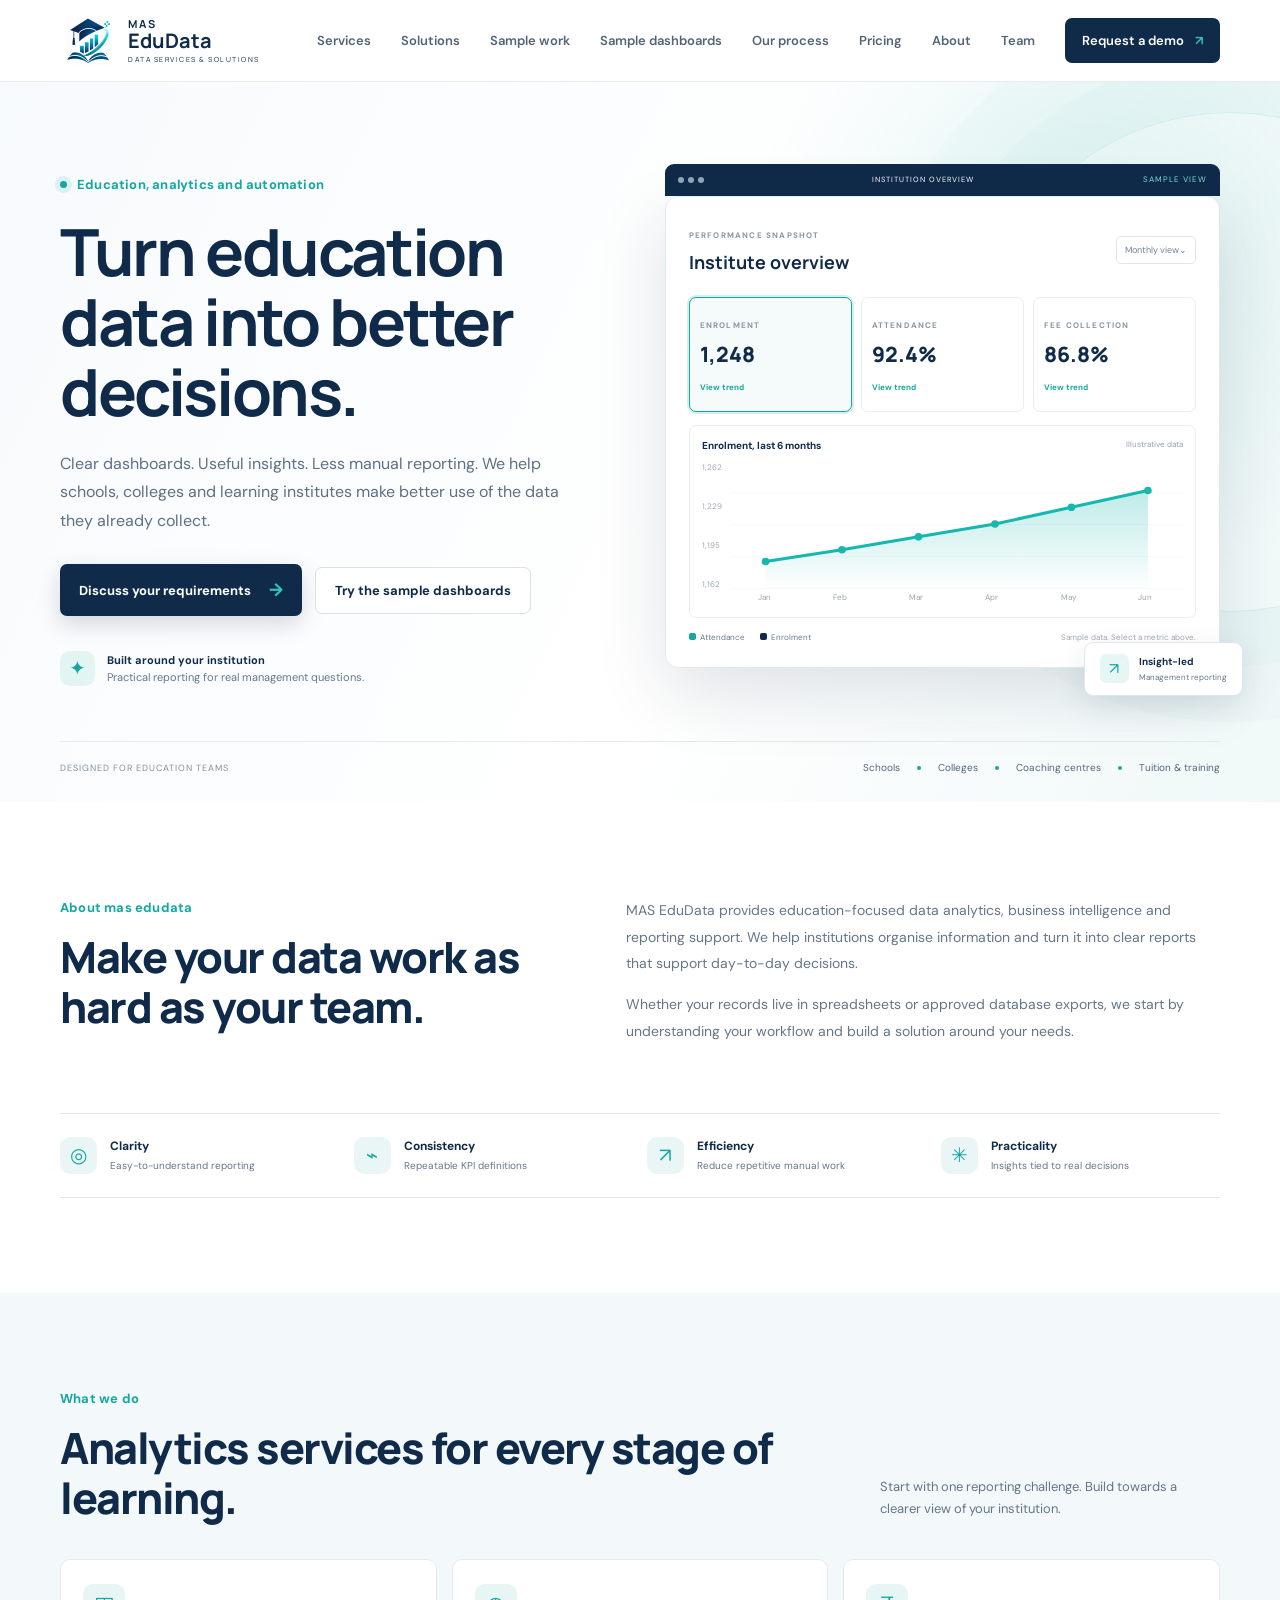
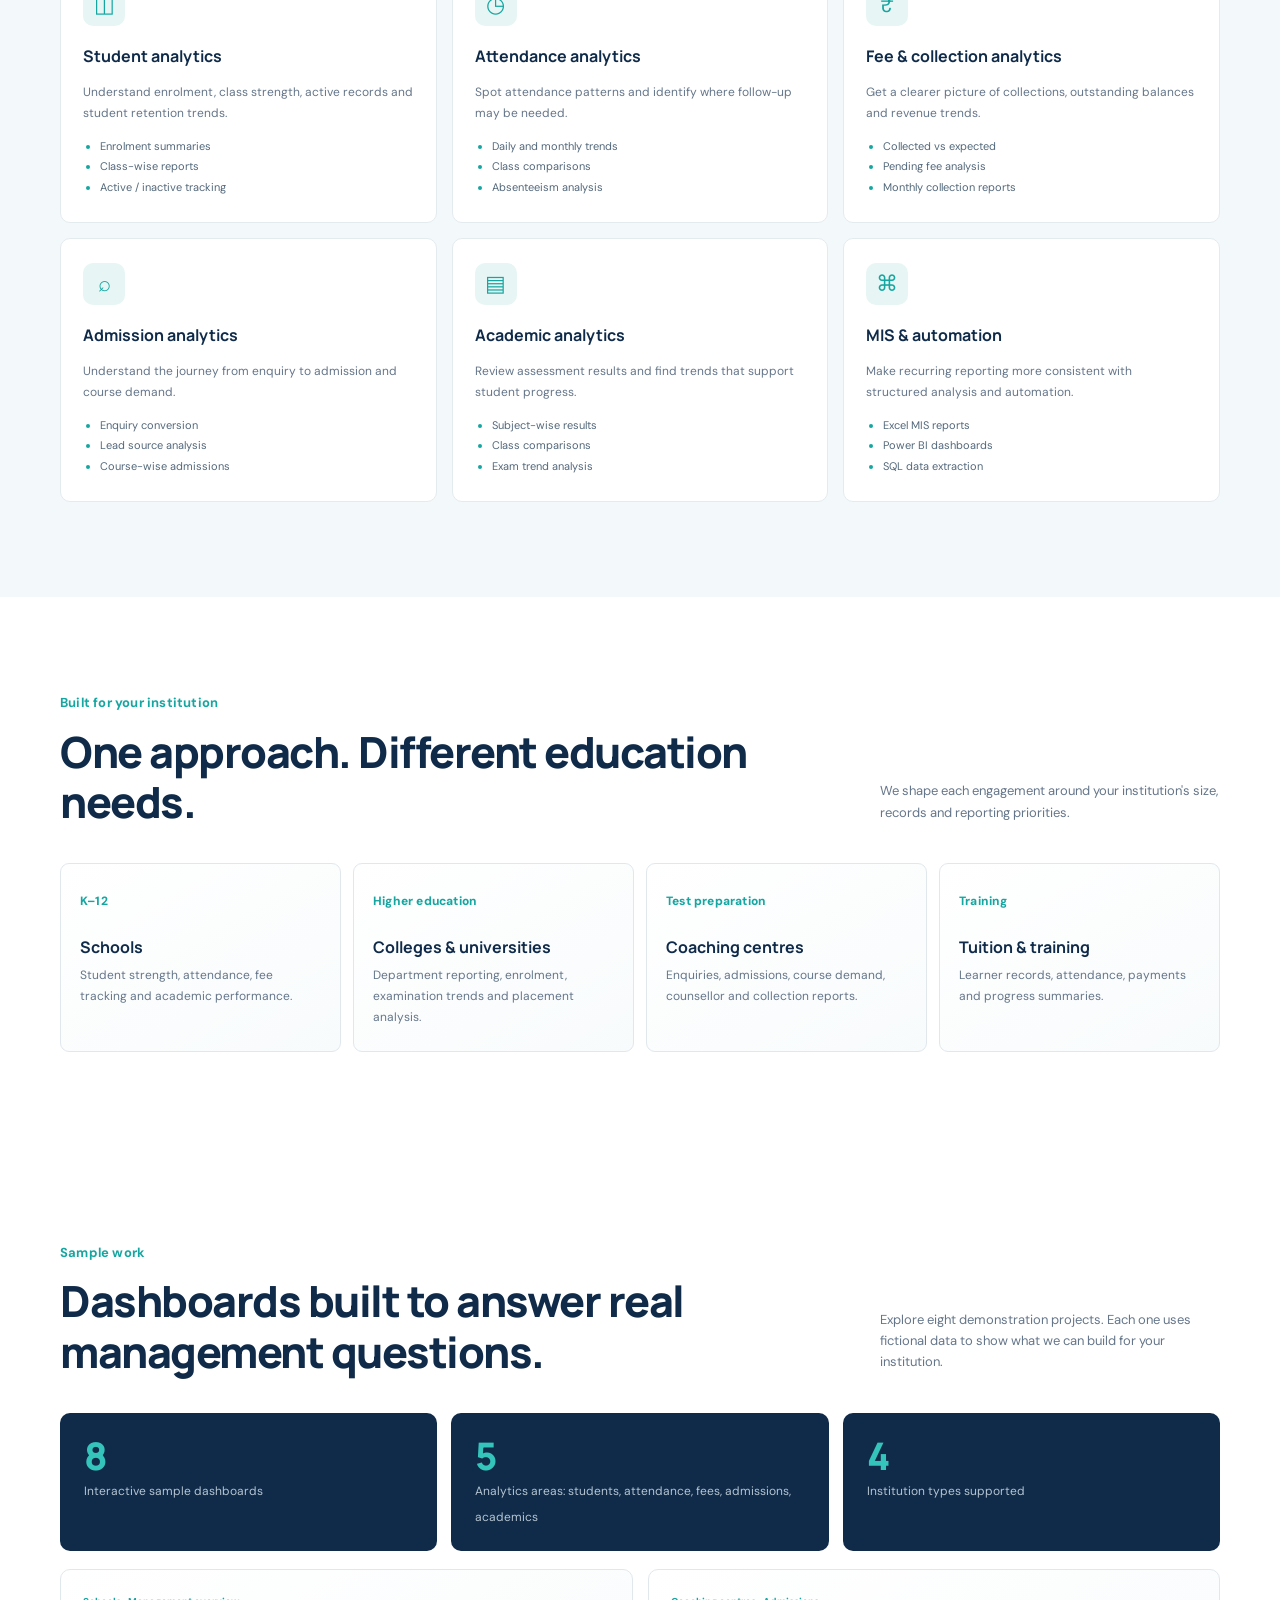
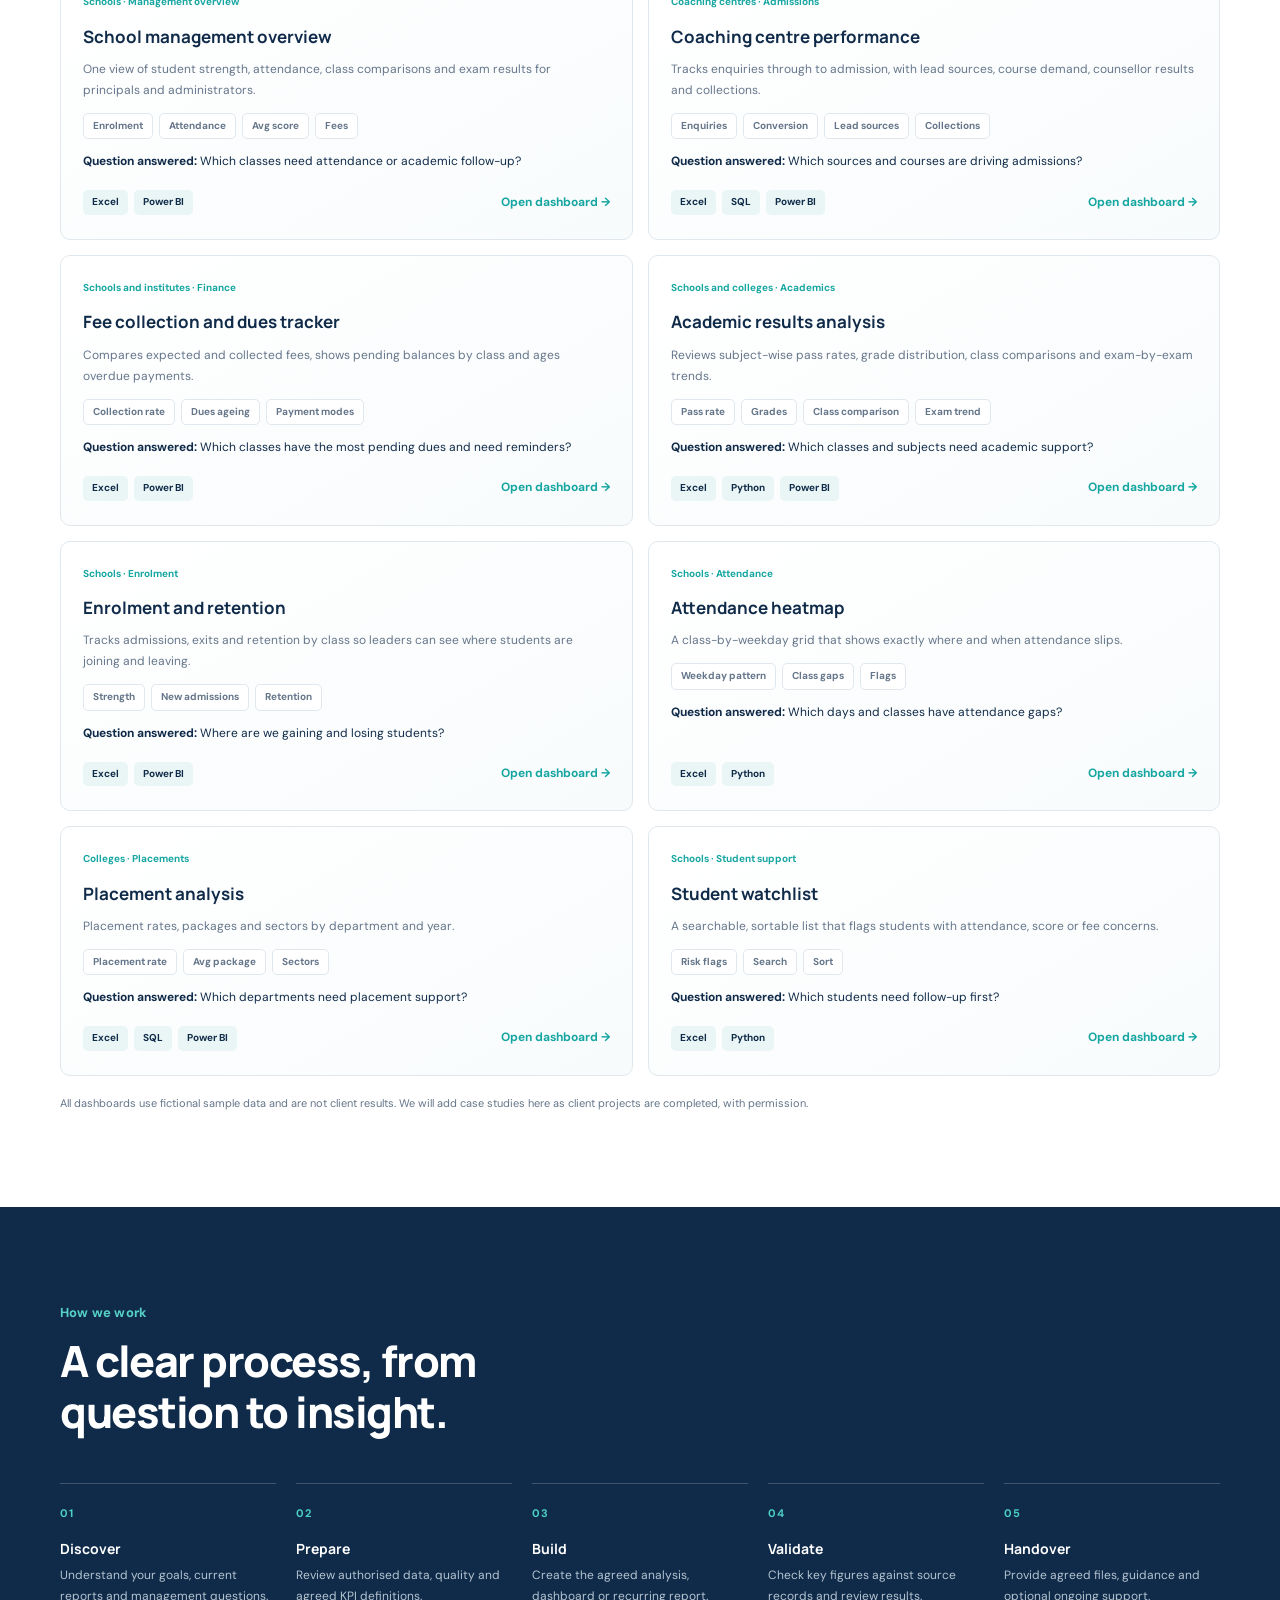
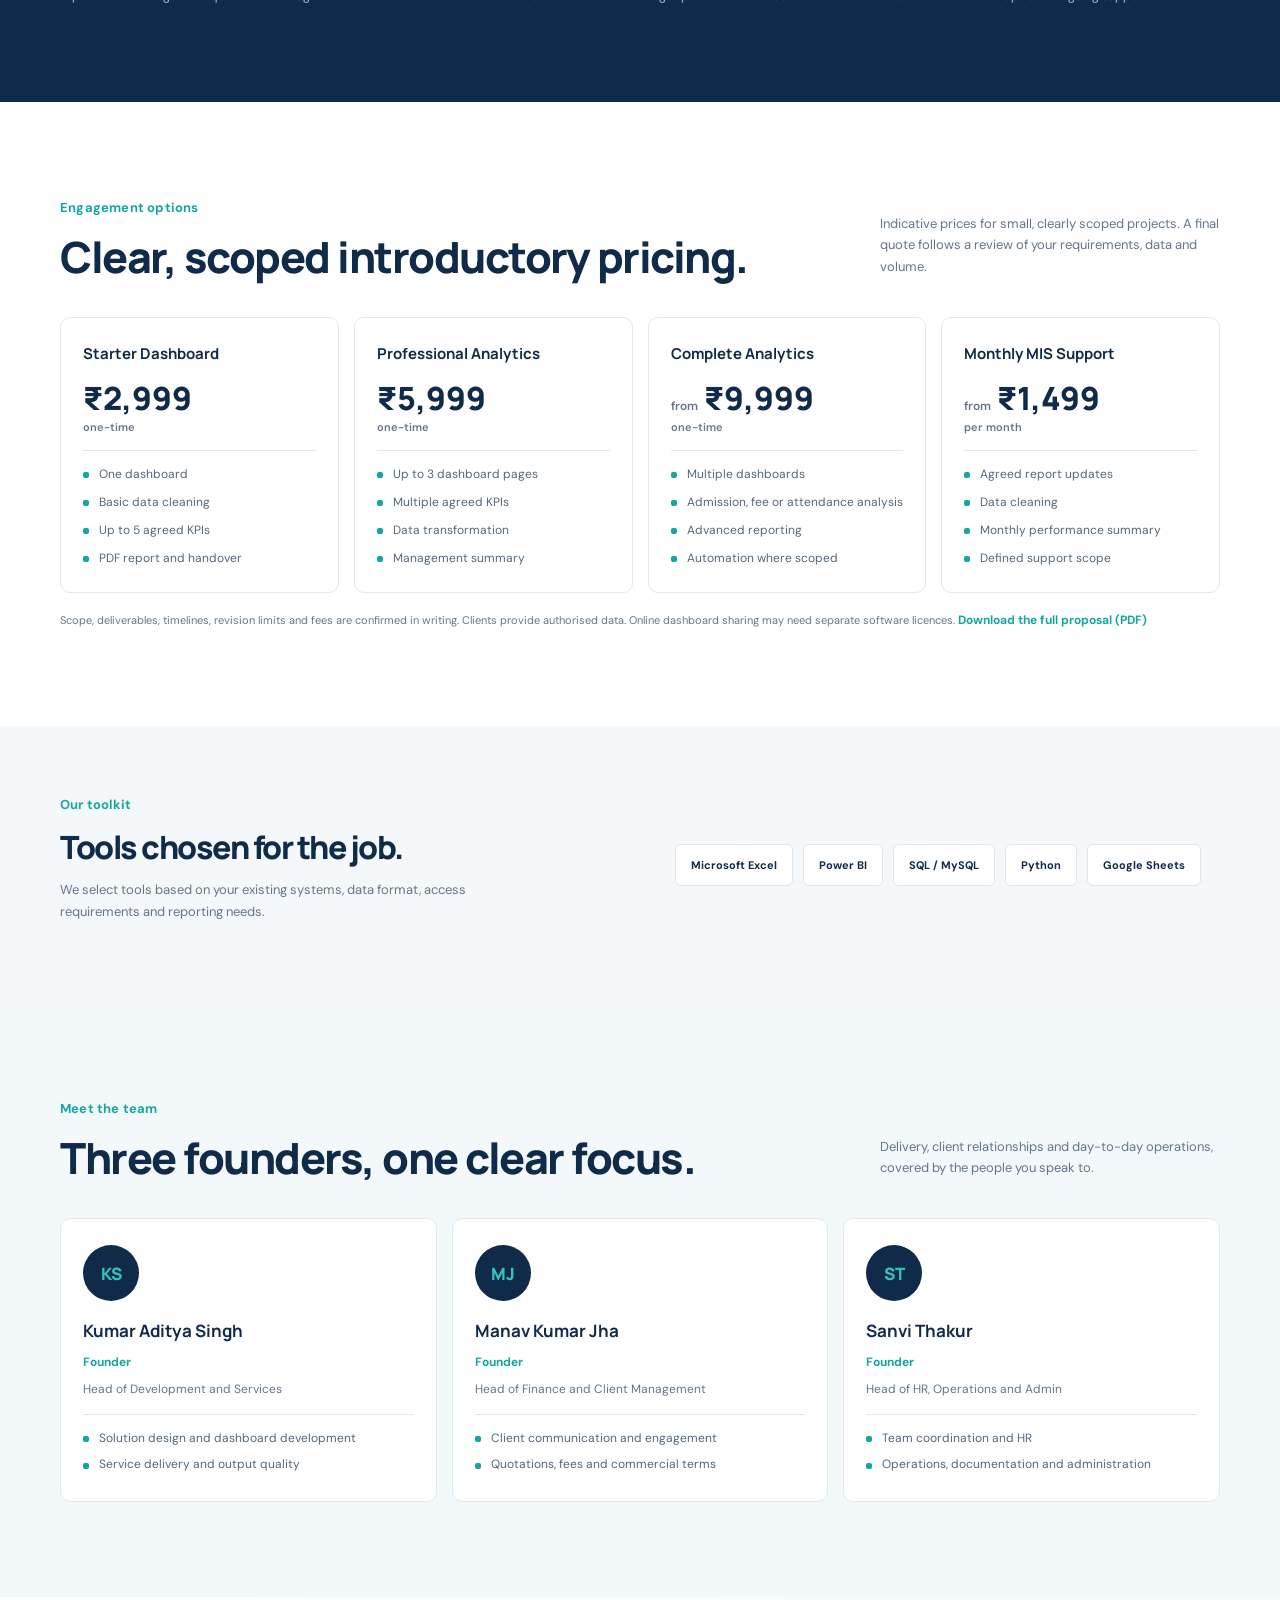
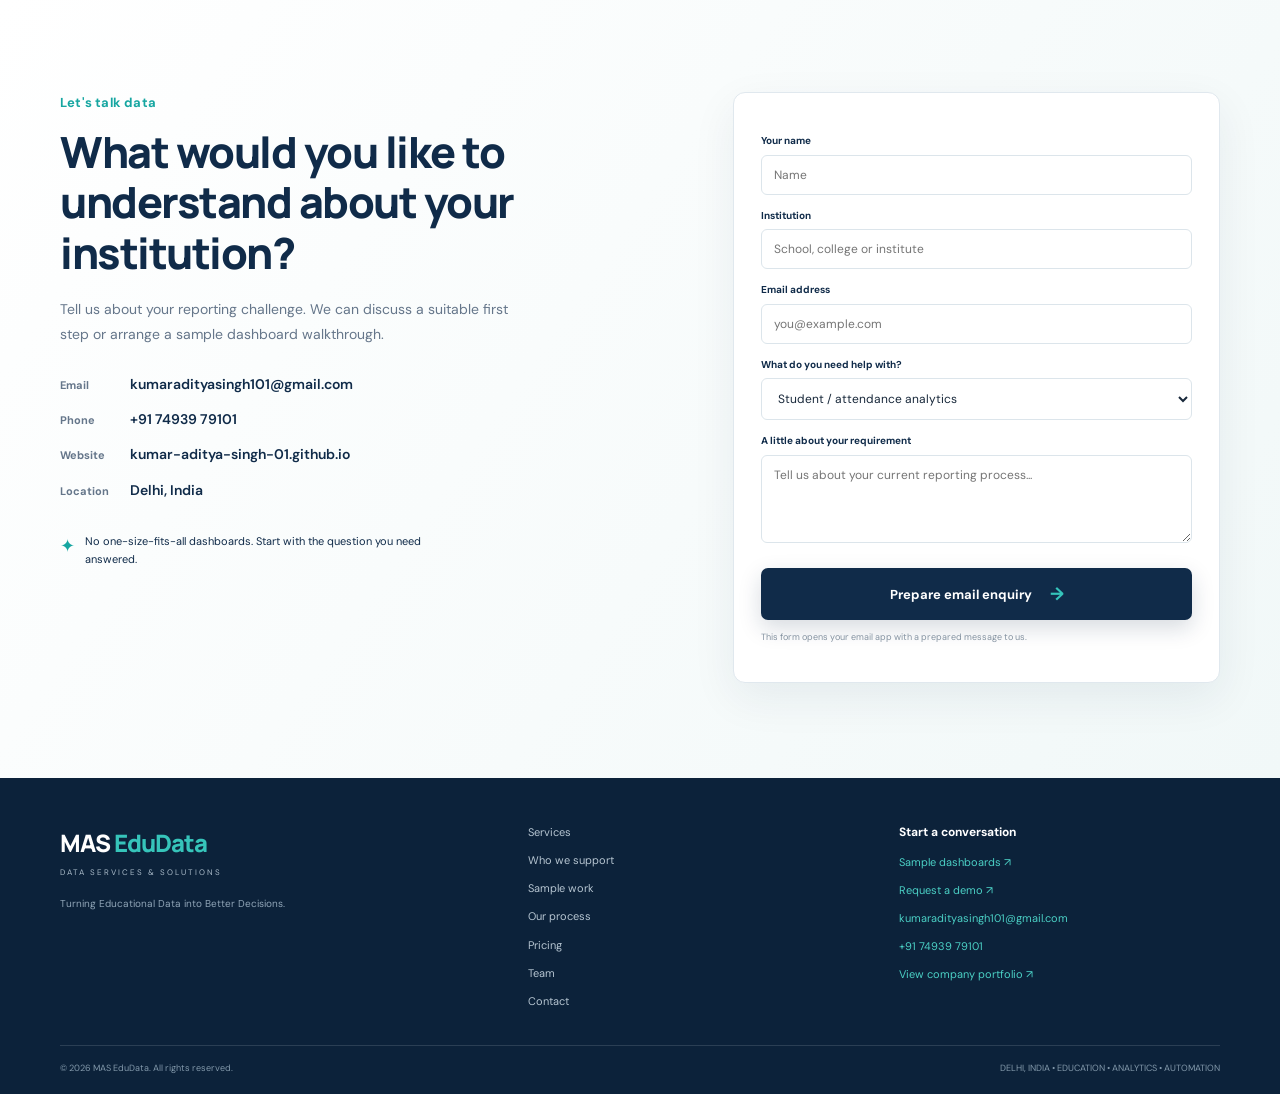
<file: index.html>
<!doctype html>
<html lang="en">
<head>
  <meta charset="utf-8">
  <meta name="viewport" content="width=device-width, initial-scale=1">
  <link rel="canonical" href="https://kumar-aditya-singh-01.github.io/MAS_EduData_Data_Services_and_Solutions/">
  <meta property="og:title" content="MAS EduData | Education Data Analytics">
  <meta property="og:url" content="https://kumar-aditya-singh-01.github.io/MAS_EduData_Data_Services_and_Solutions/">
  <meta property="og:type" content="website">
  <meta name="theme-color" content="#102b49">
  <meta name="description" content="MAS EduData provides education analytics, Power BI dashboards, MIS reporting and data automation for schools, colleges and institutes.">
  <title>MAS EduData | Education Data Analytics</title>
  <link rel="preconnect" href="https://fonts.googleapis.com">
  <link rel="preconnect" href="https://fonts.gstatic.com" crossorigin>
  <link href="https://fonts.googleapis.com/css2?family=DM+Sans:wght@400;500;600;700&family=Manrope:wght@400;500;600;700;800&display=swap" rel="stylesheet">
  <link rel="stylesheet" href="styles.css">
</head>
<body>
  <header class="site-header">
    <nav class="nav container" aria-label="Main navigation">
      <a class="brand" href="#home" aria-label="MAS EduData home">
        <img src="assets/mas-edudata-logo.png" alt="MAS EduData logo" onerror="this.style.display='none'">
        <span class="brand-fallback"><b>MAS</b><strong>EduData</strong><small>DATA SERVICES &amp; SOLUTIONS</small></span>
      </a>
      <button class="menu-toggle" aria-label="Open menu" aria-expanded="false">☰</button>
      <div class="nav-links">
        <a href="#services">Services</a>
        <a href="#solutions">Solutions</a>
        <a href="#work">Sample work</a>
        <a href="dashboards.html">Sample dashboards</a>
        <a href="#process">Our process</a>
        <a href="#pricing">Pricing</a>
        <a href="#about">About</a>
        <a href="#team">Team</a>
        <a class="nav-cta" href="#contact">Request a demo <span>↗</span></a>
      </div>
    </nav>
  </header>

  <main>
    <section class="hero" id="home">
      <div class="hero-glow"></div>
      <div class="container hero-grid">
        <div class="hero-copy">
          <div class="eyebrow"><span class="pulse"></span> Education, analytics and automation</div>
          <h1>Turn education data into better decisions.</h1>
          <p class="hero-text">Clear dashboards. Useful insights. Less manual reporting. We help schools, colleges and learning institutes make better use of the data they already collect.</p>
          <div class="hero-actions">
            <a class="button button-primary" href="#contact">Discuss your requirements <span>→</span></a>
            <a class="button button-quiet" href="dashboards.html">Try the sample dashboards</a>
          </div>
          <div class="hero-proof">
            <div class="proof-icon">✦</div>
            <p><b>Built around your institution</b><br><span>Practical reporting for real management questions.</span></p>
          </div>
        </div>
        <div class="dashboard-wrap" aria-label="Illustrative education analytics dashboard">
          <div class="dashboard-top"><div><span class="dot"></span><span class="dot"></span><span class="dot"></span></div><small>INSTITUTION OVERVIEW</small><span class="live-label">SAMPLE VIEW</span></div>
          <div class="dashboard">
            <div class="dash-heading"><div><small>PERFORMANCE SNAPSHOT</small><h3>Institute overview</h3></div><span class="period">Monthly view⌄</span></div>
            <div class="metric-grid" role="tablist" aria-label="Choose a metric">
              <button class="metric on" data-m="enrol" role="tab" aria-selected="true"><small>ENROLMENT</small><b>1,248</b><span class="positive">View trend</span></button>
              <button class="metric" data-m="att" role="tab" aria-selected="false"><small>ATTENDANCE</small><b>92.4%</b><span class="positive">View trend</span></button>
              <button class="metric" data-m="fee" role="tab" aria-selected="false"><small>FEE COLLECTION</small><b>86.8%</b><span class="positive">View trend</span></button>
            </div>
            <div class="chart-card">
              <div class="chart-title"><b id="heroTitle">Enrolment, last 6 months</b><small>Illustrative data</small></div>
              <div class="chart">
                <div class="chart-y" id="heroY"><span>1,260</span><span>1,200</span><span>1,150</span><span>1,100</span></div>
                <svg viewBox="0 0 520 170" role="img" aria-label="Sample monthly trend for the selected metric" id="heroSvg"></svg>
              </div>
              <div class="chart-x"><span>Jan</span><span>Feb</span><span>Mar</span><span>Apr</span><span>May</span><span>Jun</span></div>
            </div>
            <div class="dash-bottom"><span><i class="key teal"></i>Attendance</span><span><i class="key blue"></i>Enrolment</span><span class="sample-note">Sample data. Select a metric above.</span></div>
          </div>
          <div class="float-chip"><span>↗</span><div><b>Insight-led</b><small>Management reporting</small></div></div>
        </div>
      </div>
      <div class="hero-bottom container"><span>DESIGNED FOR EDUCATION TEAMS</span><div><span>Schools</span><i></i><span>Colleges</span><i></i><span>Coaching centres</span><i></i><span>Tuition &amp; training</span></div></div>
    </section>

    <section class="section intro" id="about">
      <div class="container two-col">
        <div><div class="section-kicker">About mas edudata</div><h2>Make your data work as hard as your team.</h2></div>
        <div class="intro-copy"><p>MAS EduData provides education-focused data analytics, business intelligence and reporting support. We help institutions organise information and turn it into clear reports that support day-to-day decisions.</p><p>Whether your records live in spreadsheets or approved database exports, we start by understanding your workflow and build a solution around your needs.</p></div>
      </div>
      <div class="container value-strip">
        <div><span class="value-icon">◎</span><b>Clarity</b><small>Easy-to-understand reporting</small></div>
        <div><span class="value-icon">⌁</span><b>Consistency</b><small>Repeatable KPI definitions</small></div>
        <div><span class="value-icon">↗</span><b>Efficiency</b><small>Reduce repetitive manual work</small></div>
        <div><span class="value-icon">✳</span><b>Practicality</b><small>Insights tied to real decisions</small></div>
      </div>
    </section>

    <section class="section services-section" id="services">
      <div class="container">
        <div class="section-heading"><div><div class="section-kicker">What we do</div><h2>Analytics services for every stage of learning.</h2></div><p>Start with one reporting challenge. Build towards a clearer view of your institution.</p></div>
        <div class="service-grid">
          <article class="service-card"><div class="service-icon">◫</div><h3>Student analytics</h3><p>Understand enrolment, class strength, active records and student retention trends.</p><ul><li>Enrolment summaries</li><li>Class-wise reports</li><li>Active / inactive tracking</li></ul></article>
          <article class="service-card"><div class="service-icon">◷</div><h3>Attendance analytics</h3><p>Spot attendance patterns and identify where follow-up may be needed.</p><ul><li>Daily and monthly trends</li><li>Class comparisons</li><li>Absenteeism analysis</li></ul></article>
          <article class="service-card"><div class="service-icon">₹</div><h3>Fee &amp; collection analytics</h3><p>Get a clearer picture of collections, outstanding balances and revenue trends.</p><ul><li>Collected vs expected</li><li>Pending fee analysis</li><li>Monthly collection reports</li></ul></article>
          <article class="service-card"><div class="service-icon">⌕</div><h3>Admission analytics</h3><p>Understand the journey from enquiry to admission and course demand.</p><ul><li>Enquiry conversion</li><li>Lead source analysis</li><li>Course-wise admissions</li></ul></article>
          <article class="service-card"><div class="service-icon">▤</div><h3>Academic analytics</h3><p>Review assessment results and find trends that support student progress.</p><ul><li>Subject-wise results</li><li>Class comparisons</li><li>Exam trend analysis</li></ul></article>
          <article class="service-card"><div class="service-icon">⌘</div><h3>MIS &amp; automation</h3><p>Make recurring reporting more consistent with structured analysis and automation.</p><ul><li>Excel MIS reports</li><li>Power BI dashboards</li><li>SQL data extraction</li></ul></article>
        </div>
      </div>
    </section>

    <section class="section solutions-section" id="solutions">
      <div class="container">
        <div class="section-heading"><div><div class="section-kicker">Built for your institution</div><h2>One approach. Different education needs.</h2></div><p>We shape each engagement around your institution's size, records and reporting priorities.</p></div>
        <div class="audience-grid">
          <div class="audience-card"><span>K–12</span><h3>Schools</h3><p>Student strength, attendance, fee tracking and academic performance.</p></div>
          <div class="audience-card"><span>Higher education</span><h3>Colleges &amp; universities</h3><p>Department reporting, enrolment, examination trends and placement analysis.</p></div>
          <div class="audience-card"><span>Test preparation</span><h3>Coaching centres</h3><p>Enquiries, admissions, course demand, counsellor and collection reports.</p></div>
          <div class="audience-card"><span>Training</span><h3>Tuition &amp; training</h3><p>Learner records, attendance, payments and progress summaries.</p></div>
        </div>
      </div>
    </section>

    <section class="section work-section" id="work">
      <div class="container">
        <div class="section-heading"><div><div class="section-kicker">Sample work</div><h2>Dashboards built to answer real management questions.</h2></div><p>Explore eight demonstration projects. Each one uses fictional data to show what we can build for your institution.</p></div>
        <div class="stat-row">
          <div><b>8</b><small>Interactive sample dashboards</small></div>
          <div><b>5</b><small>Analytics areas: students, attendance, fees, admissions, academics</small></div>
          <div><b>4</b><small>Institution types supported</small></div>
        </div>
        <div class="work-grid">
          <article class="work-card"><span class="work-tag">Schools · Management overview</span><h3>School management overview</h3><p>One view of student strength, attendance, class comparisons and exam results for principals and administrators.</p><div class="work-kpis"><span>Enrolment</span><span>Attendance</span><span>Avg score</span><span>Fees</span></div><p class="work-result"><b>Question answered:</b> Which classes need attendance or academic follow-up?</p><div class="work-tools"><span>Excel</span><span>Power BI</span><a class="work-link" href="dashboards.html#school">Open dashboard →</a></div></article><article class="work-card"><span class="work-tag">Coaching centres · Admissions</span><h3>Coaching centre performance</h3><p>Tracks enquiries through to admission, with lead sources, course demand, counsellor results and collections.</p><div class="work-kpis"><span>Enquiries</span><span>Conversion</span><span>Lead sources</span><span>Collections</span></div><p class="work-result"><b>Question answered:</b> Which sources and courses are driving admissions?</p><div class="work-tools"><span>Excel</span><span>SQL</span><span>Power BI</span><a class="work-link" href="dashboards.html#coach">Open dashboard →</a></div></article><article class="work-card"><span class="work-tag">Schools and institutes · Finance</span><h3>Fee collection and dues tracker</h3><p>Compares expected and collected fees, shows pending balances by class and ages overdue payments.</p><div class="work-kpis"><span>Collection rate</span><span>Dues ageing</span><span>Payment modes</span></div><p class="work-result"><b>Question answered:</b> Which classes have the most pending dues and need reminders?</p><div class="work-tools"><span>Excel</span><span>Power BI</span><a class="work-link" href="dashboards.html#fees">Open dashboard →</a></div></article><article class="work-card"><span class="work-tag">Schools and colleges · Academics</span><h3>Academic results analysis</h3><p>Reviews subject-wise pass rates, grade distribution, class comparisons and exam-by-exam trends.</p><div class="work-kpis"><span>Pass rate</span><span>Grades</span><span>Class comparison</span><span>Exam trend</span></div><p class="work-result"><b>Question answered:</b> Which classes and subjects need academic support?</p><div class="work-tools"><span>Excel</span><span>Python</span><span>Power BI</span><a class="work-link" href="dashboards.html#results">Open dashboard →</a></div></article><article class="work-card"><span class="work-tag">Schools · Enrolment</span><h3>Enrolment and retention</h3><p>Tracks admissions, exits and retention by class so leaders can see where students are joining and leaving.</p><div class="work-kpis"><span>Strength</span><span>New admissions</span><span>Retention</span></div><p class="work-result"><b>Question answered:</b> Where are we gaining and losing students?</p><div class="work-tools"><span>Excel</span><span>Power BI</span><a class="work-link" href="dashboards.html#enrol">Open dashboard →</a></div></article><article class="work-card"><span class="work-tag">Schools · Attendance</span><h3>Attendance heatmap</h3><p>A class-by-weekday grid that shows exactly where and when attendance slips.</p><div class="work-kpis"><span>Weekday pattern</span><span>Class gaps</span><span>Flags</span></div><p class="work-result"><b>Question answered:</b> Which days and classes have attendance gaps?</p><div class="work-tools"><span>Excel</span><span>Python</span><a class="work-link" href="dashboards.html#heat">Open dashboard →</a></div></article><article class="work-card"><span class="work-tag">Colleges · Placements</span><h3>Placement analysis</h3><p>Placement rates, packages and sectors by department and year.</p><div class="work-kpis"><span>Placement rate</span><span>Avg package</span><span>Sectors</span></div><p class="work-result"><b>Question answered:</b> Which departments need placement support?</p><div class="work-tools"><span>Excel</span><span>SQL</span><span>Power BI</span><a class="work-link" href="dashboards.html#place">Open dashboard →</a></div></article><article class="work-card"><span class="work-tag">Schools · Student support</span><h3>Student watchlist</h3><p>A searchable, sortable list that flags students with attendance, score or fee concerns.</p><div class="work-kpis"><span>Risk flags</span><span>Search</span><span>Sort</span></div><p class="work-result"><b>Question answered:</b> Which students need follow-up first?</p><div class="work-tools"><span>Excel</span><span>Python</span><a class="work-link" href="dashboards.html#risk">Open dashboard →</a></div></article>
        </div>
        <p class="work-disclaimer">All dashboards use fictional sample data and are not client results. We will add case studies here as client projects are completed, with permission.</p>
      </div>
    </section>

    <section class="section process-section" id="process">
      <div class="container">
        <div class="section-kicker">How we work</div><h2>A clear process, from question to insight.</h2>
        <div class="process-grid">
          <div><b>01</b><h3>Discover</h3><p>Understand your goals, current reports and management questions.</p></div>
          <div><b>02</b><h3>Prepare</h3><p>Review authorised data, quality and agreed KPI definitions.</p></div>
          <div><b>03</b><h3>Build</h3><p>Create the agreed analysis, dashboard or recurring report.</p></div>
          <div><b>04</b><h3>Validate</h3><p>Check key figures against source records and review results.</p></div>
          <div><b>05</b><h3>Handover</h3><p>Provide agreed files, guidance and optional ongoing support.</p></div>
        </div>
      </div>
    </section>

    <section class="section pricing-section" id="pricing">
      <div class="container">
        <div class="section-heading"><div><div class="section-kicker">Engagement options</div><h2>Clear, scoped introductory pricing.</h2></div><p>Indicative prices for small, clearly scoped projects. A final quote follows a review of your requirements, data and volume.</p></div>
        <div class="price-grid">
          <article class="price-card"><h3>Starter Dashboard</h3><div class="price">₹2,999<small>one-time</small></div><ul><li>One dashboard</li><li>Basic data cleaning</li><li>Up to 5 agreed KPIs</li><li>PDF report and handover</li></ul></article>
          <article class="price-card"><h3>Professional Analytics</h3><div class="price">₹5,999<small>one-time</small></div><ul><li>Up to 3 dashboard pages</li><li>Multiple agreed KPIs</li><li>Data transformation</li><li>Management summary</li></ul></article>
          <article class="price-card"><h3>Complete Analytics</h3><div class="price"><i>from</i> ₹9,999<small>one-time</small></div><ul><li>Multiple dashboards</li><li>Admission, fee or attendance analysis</li><li>Advanced reporting</li><li>Automation where scoped</li></ul></article>
          <article class="price-card"><h3>Monthly MIS Support</h3><div class="price"><i>from</i> ₹1,499<small>per month</small></div><ul><li>Agreed report updates</li><li>Data cleaning</li><li>Monthly performance summary</li><li>Defined support scope</li></ul></article>
        </div>
        <p class="work-disclaimer">Scope, deliverables, timelines, revision limits and fees are confirmed in writing. Clients provide authorised data. Online dashboard sharing may need separate software licences. <a class="work-link" href="assets/MAS_EduData_Company_Portfolio.pdf" target="_blank" rel="noopener">Download the full proposal (PDF)</a></p>
      </div>
    </section>

    <section class="section tools-section">
      <div class="container tools-inner"><div><div class="section-kicker">Our toolkit</div><h2>Tools chosen for the job.</h2><p>We select tools based on your existing systems, data format, access requirements and reporting needs.</p></div><div class="tool-list"><span>Microsoft Excel</span><span>Power BI</span><span>SQL / MySQL</span><span>Python</span><span>Google Sheets</span></div></div>
    </section>

    <section class="section team-section" id="team">
      <div class="container">
        <div class="section-heading"><div><div class="section-kicker">Meet the team</div><h2>Three founders, one clear focus.</h2></div><p>Delivery, client relationships and day-to-day operations, covered by the people you speak to.</p></div>
        <div class="team-grid">
          <article class="team-card"><div class="avatar">KS</div><h3>Kumar Aditya Singh</h3><b>Founder</b><p>Head of Development and Services</p><ul><li>Solution design and dashboard development</li><li>Service delivery and output quality</li></ul></article>
          <article class="team-card"><div class="avatar">MJ</div><h3>Manav Kumar Jha</h3><b>Founder</b><p>Head of Finance and Client Management</p><ul><li>Client communication and engagement</li><li>Quotations, fees and commercial terms</li></ul></article>
          <article class="team-card"><div class="avatar">ST</div><h3>Sanvi Thakur</h3><b>Founder</b><p>Head of HR, Operations and Admin</p><ul><li>Team coordination and HR</li><li>Operations, documentation and administration</li></ul></article>
        </div>
      </div>
    </section>

    <section class="section contact-section" id="contact">
      <div class="container contact-grid">
        <div><div class="section-kicker">Let's talk data</div><h2>What would you like to understand about your institution?</h2><p>Tell us about your reporting challenge. We can discuss a suitable first step or arrange a sample dashboard walkthrough.</p><ul class="contact-list"><li><small>Email</small><a href="mailto:kumaradityasingh101@gmail.com">kumaradityasingh101@gmail.com</a></li><li><small>Phone</small><a href="tel:+917493979101">+91 74939 79101</a></li><li><small>Website</small><a href="https://kumar-aditya-singh-01.github.io/MAS_EduData_Data_Services_and_Solutions/">kumar-aditya-singh-01.github.io</a></li><li><small>Location</small><span>Delhi, India</span></li></ul>
        <div class="contact-note"><span>✦</span> No one-size-fits-all dashboards. Start with the question you need answered.</div></div>
        <form class="contact-form" id="contactForm">
          <label for="name">Your name</label><input id="name" name="name" required placeholder="Name">
          <label for="institution">Institution</label><input id="institution" name="institution" placeholder="School, college or institute">
          <label for="email">Email address</label><input id="email" name="email" type="email" required placeholder="you@example.com">
          <label for="service">What do you need help with?</label><select id="service" name="service"><option>Student / attendance analytics</option><option>Fee and collection reporting</option><option>Admission analytics</option><option>Academic performance</option><option>MIS / Power BI dashboard</option><option>Excel / workflow automation</option><option>Not sure yet</option></select>
          <label for="message">A little about your requirement</label><textarea id="message" name="message" rows="4" placeholder="Tell us about your current reporting process..."></textarea>
          <button class="button button-primary submit-button" type="submit">Prepare email enquiry <span>→</span></button>
          <small class="form-help">This form opens your email app with a prepared message to us.</small>
          <p class="form-status" id="formStatus" role="status"></p>
        </form>
      </div>
    </section>
  </main>

  <footer class="footer">
    <div class="container footer-main">
      <div><a class="footer-brand" href="#home">MAS <span>EduData</span></a><p>DATA SERVICES &amp; SOLUTIONS</p><small>Turning Educational Data into Better Decisions.</small></div>
      <div class="footer-links"><a href="#services">Services</a><a href="#solutions">Who we support</a><a href="#work">Sample work</a><a href="#process">Our process</a><a href="#pricing">Pricing</a><a href="#team">Team</a><a href="#contact">Contact</a></div>
      <div class="footer-contact"><b>Start a conversation</b><a href="dashboards.html">Sample dashboards ↗</a><a href="#contact">Request a demo ↗</a><a href="mailto:kumaradityasingh101@gmail.com">kumaradityasingh101@gmail.com</a><a href="tel:+917493979101">+91 74939 79101</a><a href="assets/MAS_EduData_Company_Portfolio.pdf" target="_blank" rel="noopener">View company portfolio ↗</a></div>
    </div>
    <div class="container footer-bottom"><span>© <span id="year"></span> MAS EduData. All rights reserved.</span><span>DELHI, INDIA • EDUCATION • ANALYTICS • AUTOMATION</span></div>
  </footer>
  <script src="script.js"></script>
</body>
</html>
</file>
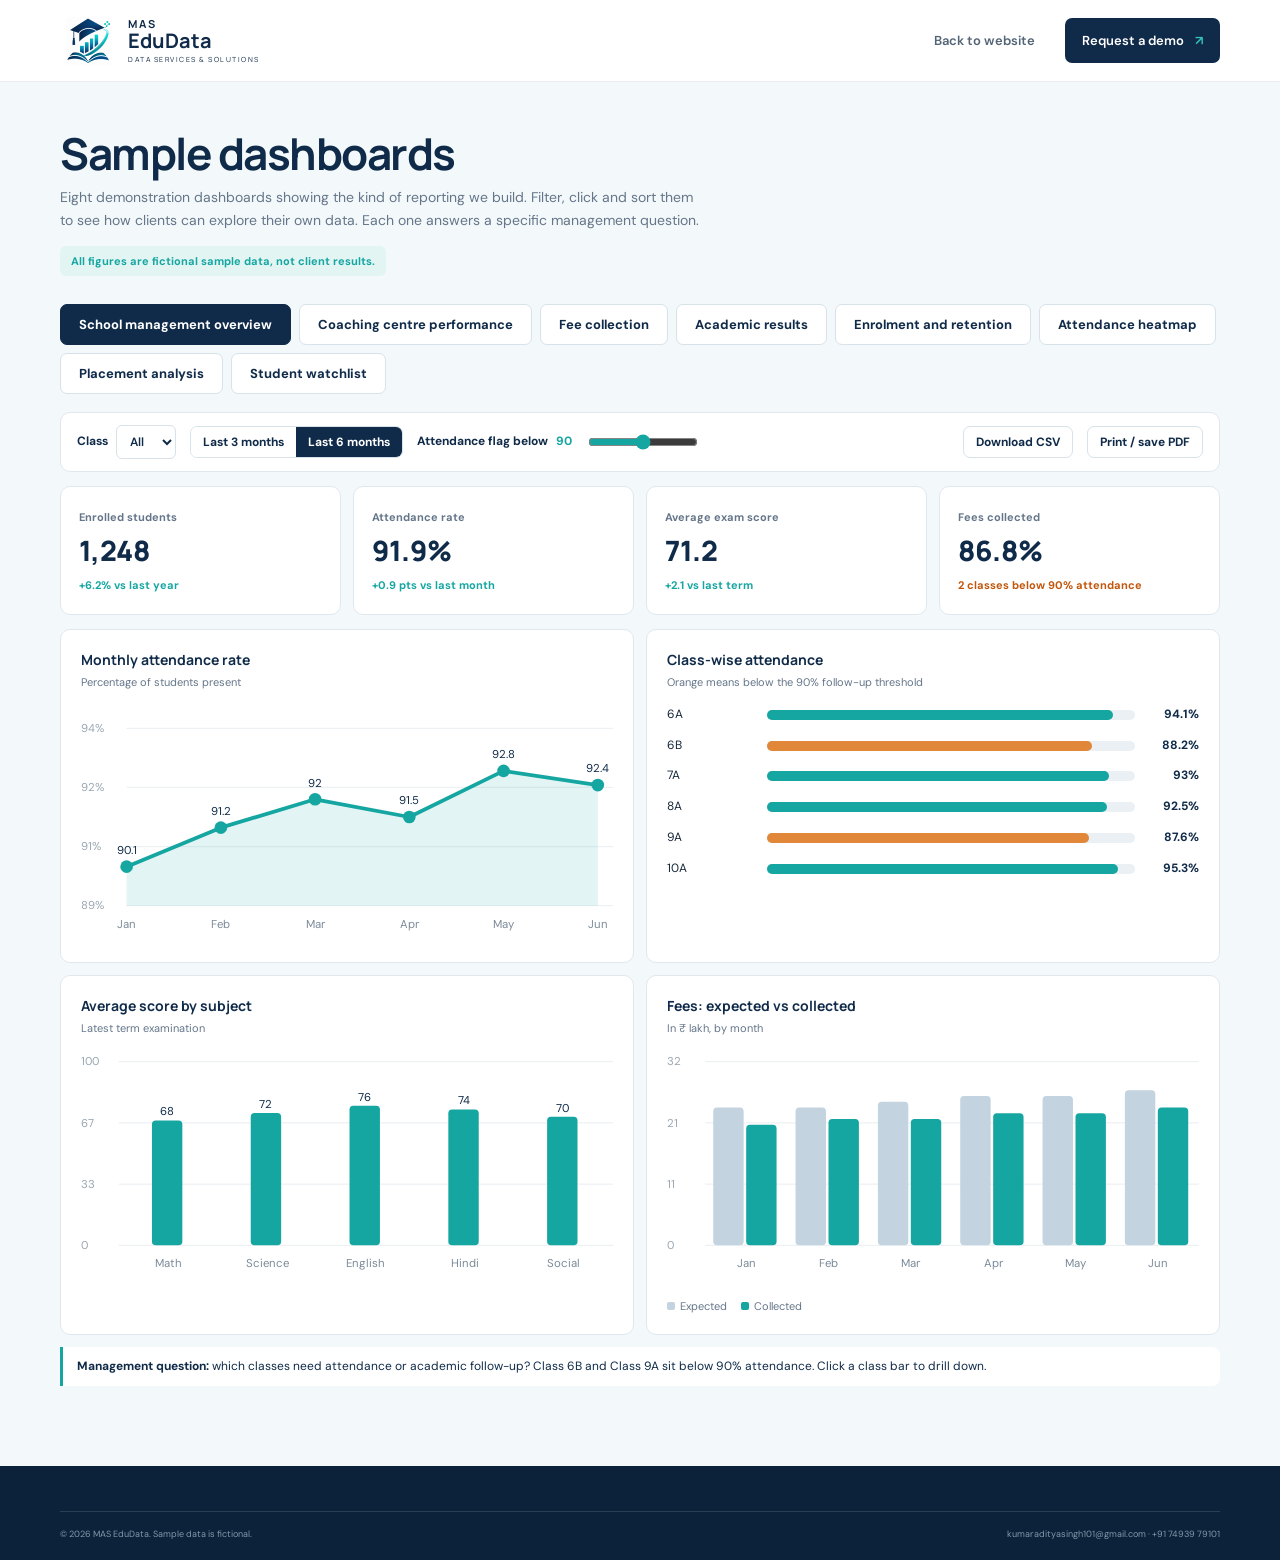
<file: dashboards.html>
<!doctype html>
<html lang="en">
<head>
<meta charset="utf-8">
<meta name="viewport" content="width=device-width, initial-scale=1">
<title>Sample Dashboards | MAS EduData</title>
<meta name="description" content="Eight interactive sample dashboards by MAS EduData, built on fictional data: school overview, coaching centre, fee collection and academic results.">
<link href="https://fonts.googleapis.com/css2?family=DM+Sans:wght@400;500;600;700&family=Manrope:wght@400;600;700;800&display=swap" rel="stylesheet">
<link rel="stylesheet" href="styles.css">
<style>
.page{padding:48px 0 80px;background:var(--pale);min-height:80vh}
.page h1{font-size:clamp(30px,4vw,44px);letter-spacing:-1.5px;margin:0 0 8px}
.lead{color:var(--muted);font-size:14px;max-width:640px;margin:0}
.note{display:inline-block;margin-top:14px;font-size:11px;font-weight:700;color:var(--teal);background:#e2f5f3;padding:6px 11px;border-radius:6px}
.tabs{display:flex;gap:8px;margin:28px 0 18px;flex-wrap:wrap}
.tab{border:1px solid #d7e2e9;background:#fff;color:var(--navy);font:700 13px "DM Sans",sans-serif;padding:11px 18px;border-radius:7px;cursor:pointer}
.tab[aria-selected=true]{background:var(--navy);color:#fff;border-color:var(--navy)}
.tab:focus-visible{outline:2px solid var(--teal);outline-offset:3px}
.dash{display:none}.dash.on{display:block}
.kpis{display:grid;grid-template-columns:repeat(auto-fit,minmax(150px,1fr));gap:12px;margin-bottom:14px}
.kpi{background:#fff;border:1px solid var(--line);border-radius:10px;padding:16px 18px}
.kpi small{font-size:11px;font-weight:700;color:var(--muted)}
.kpi b{display:block;font:800 28px Manrope;color:var(--navy);margin:2px 0}
.kpi span{font-size:11px;font-weight:700;color:var(--teal)}.kpi span.warn{color:#c2570c}
.grid{display:grid;grid-template-columns:repeat(2,1fr);gap:12px}
.card{background:#fff;border:1px solid var(--line);border-radius:10px;padding:18px 20px}
.card h3{font-size:14px;color:var(--navy);margin:0 0 2px}.card>p{font-size:11px;color:var(--muted);margin:0 0 12px}
.card svg{width:100%;height:auto;display:block}
.hb{display:grid;grid-template-columns:90px 1fr 54px;gap:10px;align-items:center;font-size:12px;margin:7px 0;color:var(--ink)}
.hb i{display:block;height:10px;border-radius:5px;background:#eaf0f4;position:relative}
.hb i u{position:absolute;inset:0 auto 0 0;border-radius:5px;background:var(--teal)}
.hb.flag i u{background:#e0873a}.hb b{text-align:right;color:var(--navy)}
.legend{display:flex;gap:14px;flex-wrap:wrap;font-size:11px;color:var(--muted);margin-top:8px}
.legend span::before{content:"";display:inline-block;width:8px;height:8px;border-radius:2px;background:var(--c);margin-right:5px}
.donut{display:flex;gap:18px;align-items:center;flex-wrap:wrap}.donut svg{width:150px;flex:none}
table{width:100%;border-collapse:collapse;font-size:12px}th,td{text-align:left;padding:9px 8px;border-bottom:1px solid var(--line)}th{font-size:11px;color:var(--muted)}td:not(:first-child),th:not(:first-child){text-align:right}
.q{margin-top:12px;font-size:12px;color:var(--navy);background:#fff;border-left:3px solid var(--teal);padding:10px 14px;border-radius:0 8px 8px 0}
.wide{grid-column:1/-1}
@media(max-width:800px){.grid{grid-template-columns:1fr}.hb{grid-template-columns:76px 1fr 48px}}
.ctl{display:flex;flex-wrap:wrap;gap:14px;align-items:center;background:#fff;border:1px solid var(--line);border-radius:10px;padding:12px 16px;margin-bottom:14px;font-size:12px;color:var(--navy)}
.ctl label{display:flex;gap:8px;align-items:center;font-weight:700}.ctl output{color:var(--teal);min-width:22px}
.ctl select{font:600 12px "DM Sans",sans-serif;border:1px solid #d7e2e9;border-radius:6px;padding:7px 9px;color:var(--navy);background:#fff}
.ctl input[type=range]{accent-color:var(--teal);width:110px}.ctl .sp{flex:1}
.seg{display:flex;border:1px solid #d7e2e9;border-radius:7px;overflow:hidden}.seg button{border:0;background:#fff;font:700 12px "DM Sans",sans-serif;color:var(--navy);padding:7px 12px;cursor:pointer}.seg button[aria-pressed=true]{background:var(--navy);color:#fff}
.mini{border:1px solid #d7e2e9;background:#fff;color:var(--navy);font:700 12px "DM Sans",sans-serif;padding:7px 12px;border-radius:7px;cursor:pointer}.mini:hover{border-color:var(--teal);color:var(--teal)}
.hb.pick{cursor:pointer;border-radius:6px;padding:2px 6px;margin-inline:-6px}.hb.pick:hover{background:#f1f7f8}.hb.sel{background:#e2f5f3;outline:1px solid var(--teal)}
.mk:hover{opacity:.75}.sort{border:0;background:none;font:inherit;color:inherit;cursor:pointer;padding:0}.sort:hover{color:var(--teal)}
.ctl select:focus-visible,.ctl button:focus-visible,.hb.pick:focus-visible,.sort:focus-visible,.tab:focus-visible{outline:2px solid var(--teal);outline-offset:2px}
@media print{.site-header,.tabs,.ctl,.footer{display:none}.dash:not(.on){display:none}.page{padding:10px}}
table.heat th{text-align:center;font-weight:700}table.heat th:first-child{text-align:left}table.heat td{padding:3px;border:0}table.heat td:not(:first-child){text-align:center}.cell{width:100%;border:0;border-radius:6px;padding:9px 0;font:700 12px "DM Sans";color:var(--navy);cursor:pointer}.cell.sel{outline:2px solid var(--navy)}
.scroll{overflow-x:auto;max-height:420px}.lv{font-size:11px;padding:2px 8px;border-radius:10px;background:#e2f5f3;color:var(--teal)}.lv.H{background:#fde7d3;color:#a34a08}.lv.W{background:#fff3cf;color:#8a6500}
.ctl input[type=search]{font:600 12px "DM Sans";border:1px solid #d7e2e9;border-radius:6px;padding:7px 9px;width:130px}
</style>
</head>
<body>
<header class="site-header"><nav class="nav container" aria-label="Main navigation">
<a class="brand" href="index.html"><img src="assets/mas-edudata-logo.png" alt="MAS EduData logo" onerror="this.style.display='none'"><span class="brand-fallback"><b>MAS</b><strong>EduData</strong><small>DATA SERVICES &amp; SOLUTIONS</small></span></a>
<div class="nav-links" style="display:flex"><a href="index.html">Back to website</a><a class="nav-cta" href="index.html#contact">Request a demo <span>↗</span></a></div>
</nav></header>
<main class="page"><div class="container">
<h1>Sample dashboards</h1>
<p class="lead">Eight demonstration dashboards showing the kind of reporting we build. Filter, click and sort them to see how clients can explore their own data. Each one answers a specific management question.</p>
<span class="note">All figures are fictional sample data, not client results.</span>
<div class="tabs" role="tablist">
<button class="tab" role="tab" aria-selected="true" data-t="school">School management overview</button>
<button class="tab" role="tab" aria-selected="false" data-t="coach">Coaching centre performance</button>
<button class="tab" role="tab" aria-selected="false" data-t="fees">Fee collection</button>
<button class="tab" role="tab" aria-selected="false" data-t="results">Academic results</button>
<button class="tab" role="tab" aria-selected="false" data-t="enrol">Enrolment and retention</button>
<button class="tab" role="tab" aria-selected="false" data-t="heat">Attendance heatmap</button>
<button class="tab" role="tab" aria-selected="false" data-t="place">Placement analysis</button>
<button class="tab" role="tab" aria-selected="false" data-t="risk">Student watchlist</button>
</div>

<section class="dash on" id="school">
<div class="kpis">
<div class="kpi"><small>Enrolled students</small><b>1,248</b><span>+6.2% vs last year</span></div>
<div class="kpi"><small>Attendance rate</small><b>92.4%</b><span>+0.9 pts vs last month</span></div>
<div class="kpi"><small>Average exam score</small><b>71.8</b><span>+2.1 vs last term</span></div>
<div class="kpi"><small>Fees collected</small><b>86.8%</b><span class="warn">3 classes below target</span></div>
</div>
<div class="grid">
<div class="card"><h3>Monthly attendance rate</h3><p>Percentage of students present</p><div id="s1"></div></div>
<div class="card"><h3>Class-wise attendance</h3><p>Orange means below the 90% follow-up threshold</p><div id="s2"></div></div>
<div class="card"><h3>Average score by subject</h3><p>Latest term examination</p><div id="s3"></div></div>
<div class="card"><h3>Fees: expected vs collected</h3><p>In ₹ lakh, by month</p><div id="s4"></div></div>
</div>
<div class="q"><b>Management question:</b> which classes need attendance or academic follow-up? Here, Classes 6B and 9A sit below 90% attendance.</div>
</section>

<section class="dash" id="coach">
<div class="kpis">
<div class="kpi"><small>New enquiries</small><b>842</b><span>+11% vs last quarter</span></div>
<div class="kpi"><small>Admissions</small><b>276</b><span>+9% vs last quarter</span></div>
<div class="kpi"><small>Conversion</small><b>32.8%</b><span>enquiry to admission</span></div>
<div class="kpi"><small>Monthly collection</small><b>₹18.4L</b><span class="warn">₹3.2L pending</span></div>
</div>
<div class="grid">
<div class="card"><h3>Admission funnel</h3><p>Where enquiries drop off</p><div id="c1"></div></div>
<div class="card"><h3>Admissions by lead source</h3><p>Share of admitted students</p><div id="c2"></div></div>
<div class="card"><h3>Admissions by course</h3><p>Current batch cycle</p><div id="c3"></div></div>
<div class="card"><h3>Monthly collections</h3><p>In ₹ lakh, collected vs pending</p><div id="c4"></div></div>
<div class="card wide"><h3>Counsellor summary</h3><p>Enquiries handled and conversion</p><div id="c5"></div></div>
</div>
<div class="q"><b>Management question:</b> which enquiry sources and courses contribute to admissions? Referrals and walk-ins bring most admissions, and JEE is the strongest course.</div>
</section>

<section class="dash" id="fees">
<div class="kpis">
<div class="kpi"><small>Expected to date</small><b>₹1.52 Cr</b><span>academic year</span></div>
<div class="kpi"><small>Collected</small><b>₹1.32 Cr</b><span>86.8% collection rate</span></div>
<div class="kpi"><small>Pending dues</small><b>₹20.0L</b><span class="warn">₹6.4L overdue 60+ days</span></div>
<div class="kpi"><small>Online payments</small><b>67%</b><span>UPI, bank and card</span></div>
</div>
<div class="grid">
<div class="card"><h3>Collection rate by class</h3><p>Orange means below the 85% target</p><div id="f1"></div></div>
<div class="card"><h3>Pending dues by age</h3><p>In ₹ lakh, days since due date</p><div id="f2"></div></div>
<div class="card"><h3>Payment mode</h3><p>Share of fees collected</p><div id="f3"></div></div>
<div class="card"><h3>Monthly collection rate</h3><p>Collected as a percentage of expected</p><div id="f4"></div></div>
</div>
<div class="q"><b>Management question:</b> which classes have the most pending dues and need reminders? Classes 6B, 8A and 9A are below target.</div>
</section>

<section class="dash" id="results">
<div class="kpis">
<div class="kpi"><small>Average score</small><b>71.8</b><span>+2.1 vs last term</span></div>
<div class="kpi"><small>Pass rate</small><b>94.6%</b><span>+1.3 pts vs last term</span></div>
<div class="kpi"><small>Grade A and above</small><b>38%</b><span>of students</span></div>
<div class="kpi"><small>Need extra support</small><b>62</b><span class="warn">students below 40</span></div>
</div>
<div class="grid">
<div class="card"><h3>Pass rate by subject</h3><p>Percentage of students passing</p><div id="r1"></div></div>
<div class="card"><h3>Grade distribution</h3><p>Percentage of students per grade</p><div id="r2"></div></div>
<div class="card"><h3>Average score by class</h3><p>Orange means below 70</p><div id="r3"></div></div>
<div class="card"><h3>Exam-by-exam trend</h3><p>School average score</p><div id="r4"></div></div>
</div>
<div class="q"><b>Management question:</b> which classes and subjects need academic support? Classes 6B and 9A average below 70, and Math has the lowest pass rate.</div>
</section>
<section class="dash" id="enrol"><div class="kpis"></div><div class="grid"><div class="card"><h3>Enrolment trend</h3><p>Total students, by year</p><div id="e1"></div></div><div class="card"><h3>Admissions and exits</h3><p>New admissions vs students who left</p><div id="e2"></div></div><div class="card"><h3>Strength by class</h3><p>Click a class to drill down</p><div id="e3"></div></div><div class="card"><h3>Retention by class</h3><p>Orange means below the alert level</p><div id="e4"></div></div></div><div class="q"><b>Management question:</b> where are we gaining and losing students?</div></section>
<section class="dash" id="heat"><div class="kpis"></div><div class="grid"><div class="card wide"><h3>Attendance by class and weekday</h3><p>Darker orange means lower attendance. Click a cell for detail.</p><div id="h1"></div></div><div class="card"><h3>Cell detail</h3><p></p><div id="h3"></div></div><div class="card"><h3>Average by weekday</h3><p></p><div id="h2"></div></div></div><div class="q"><b>Management question:</b> which days and classes have attendance gaps?</div></section>
<section class="dash" id="place"><div class="kpis"></div><div class="grid"><div class="card"><h3>Placement rate by department</h3><p>Click a department to drill down</p><div id="p1"></div></div><div class="card"><h3>Placement rate by year</h3><p>Final-year batches</p><div id="p2"></div></div><div class="card"><h3>Offers by package band</h3><p>In lakh per annum (LPA)</p><div id="p3"></div></div><div class="card"><h3>Offers by sector</h3><p>Share of placed students</p><div id="p4"></div></div></div><div class="q"><b>Management question:</b> which departments need placement support?</div></section>
<section class="dash" id="risk"><div class="kpis"></div><div class="grid"><div class="card wide"><h3>Students needing attention</h3><p>Fictional IDs only. A flag marks attendance below 85, score below 50 or dues of ₹5,000 or more. Sort by clicking a header.</p><div id="k1"></div></div><div class="card"><h3>High-risk students by class</h3><p>Click a class to filter the table</p><div id="k2"></div></div></div><div class="q"><b>Management question:</b> which students need follow-up first?</div></section>
</div></main>

<footer class="footer"><div class="container footer-bottom"><span>© <span id="year"></span> MAS EduData. Sample data is fictional.</span><span><a href="mailto:kumaradityasingh101@gmail.com">kumaradityasingh101@gmail.com</a> · +91 74939 79101</span></div></footer>

<script src="dash.js"></script>
</body>
</html>
</file>
<file: styles.css>
:root {
  --navy:#102b49; --navy2:#183e62; --teal:#16a6a1; --teal2:#35c4bb;
  --ink:#18283a; --muted:#65768a; --line:#e0e8ee; --pale:#f3f8fa; --white:#fff;
  --shadow:0 24px 70px rgba(12,39,65,.13);
}
*{box-sizing:border-box} html{scroll-behavior:smooth;scroll-padding-top:90px}
body{margin:0;color:var(--ink);font-family:"DM Sans",Arial,sans-serif;background:#fff;line-height:1.65}
h1,h2,h3,.brand,.footer-brand{font-family:Manrope,"DM Sans",sans-serif}
a{color:inherit;text-decoration:none}.container{width:min(1160px,calc(100% - 48px));margin-inline:auto}
.site-header{height:82px;background:rgba(255,255,255,.94);backdrop-filter:blur(14px);position:sticky;top:0;z-index:20;border-bottom:1px solid rgba(224,232,238,.8)}
.nav{height:100%;display:flex;align-items:center;justify-content:space-between}
.brand{display:flex;align-items:center;gap:10px;min-width:190px}.brand img{width:58px;height:48px;object-fit:contain}.brand-fallback{display:grid;line-height:1.05;color:var(--navy)}.brand-fallback b{font-size:11px;letter-spacing:2px}.brand-fallback strong{font-size:20px}.brand-fallback small{font-size:7px;letter-spacing:1.5px;margin-top:5px}
.nav-links{display:flex;align-items:center;gap:30px;font-size:13px;font-weight:600;color:#536477}.nav-links a:hover{color:var(--teal)}.nav-cta{background:var(--navy);color:#fff!important;padding:12px 17px;border-radius:7px}.nav-cta span{color:var(--teal2);margin-left:8px}.menu-toggle{display:none;background:none;border:0;font-size:25px;color:var(--navy)}
.hero{position:relative;overflow:hidden;background:radial-gradient(circle at 85% 25%,rgba(22,166,161,.13),transparent 28%),linear-gradient(115deg,#f7fafc 0%,#fff 58%,#f0f8f8 100%);padding:82px 0 26px}
.hero-glow{position:absolute;width:500px;height:500px;border:1px solid rgba(22,166,161,.13);border-radius:50%;right:-200px;top:30px;box-shadow:0 0 0 55px rgba(22,166,161,.025),0 0 0 110px rgba(22,166,161,.02)}
.hero-grid{display:grid;grid-template-columns:1fr 1.02fr;gap:60px;align-items:center;position:relative;z-index:1}
.eyebrow,.section-kicker{font-size:10px;font-weight:800;letter-spacing:2.1px;color:var(--teal);display:flex;align-items:center;gap:10px}.pulse{width:7px;height:7px;background:var(--teal);border-radius:50%;box-shadow:0 0 0 5px rgba(22,166,161,.12)}
h1{font-size:clamp(42px,5.1vw,65px);line-height:1.08;letter-spacing:-2.8px;color:var(--navy);margin:22px 0}.hero h1 em{font-style:normal;color:var(--teal)}
.hero-text{font-size:16px;line-height:1.8;color:#5e7084;max-width:510px}.hero-actions{display:flex;gap:13px;align-items:center;margin-top:28px;flex-wrap:wrap}
.button{border:0;display:inline-flex;align-items:center;justify-content:center;gap:18px;padding:14px 19px;border-radius:7px;font:700 13px "DM Sans",sans-serif;cursor:pointer;transition:.2s}
.button-primary{background:var(--navy);color:#fff;box-shadow:0 8px 22px rgba(16,43,73,.17)}.button-primary:hover{background:var(--navy2);transform:translateY(-2px)}.button-primary span{color:var(--teal2);font-size:18px}.button-quiet{color:var(--navy);border:1px solid #d7e2e9;background:#fff}.button-quiet:hover{border-color:var(--teal);color:var(--teal)}
.hero-proof{display:flex;align-items:center;gap:12px;margin-top:35px}.proof-icon{width:35px;height:35px;border-radius:10px;background:#e2f5f3;color:var(--teal);display:grid;place-items:center;font-size:20px}.hero-proof p{margin:0;font-size:11px;line-height:1.5;color:var(--navy)}.hero-proof p span{color:var(--muted)}
.dashboard-wrap{position:relative;padding:0 0 28px 0}.dashboard{background:#fff;border:1px solid #e1e9ef;border-radius:13px;padding:23px;box-shadow:var(--shadow);position:relative;z-index:1}.dashboard-top{height:32px;background:var(--navy);border-radius:9px 9px 0 0;color:#fff;display:flex;align-items:center;justify-content:space-between;padding:0 13px;font-size:9px;letter-spacing:1px}.dashboard-top>div{display:flex;gap:4px}.dot{width:6px;height:6px;border-radius:50%;background:#91a8b9}.live-label{color:#76e1d6;font-size:8px}.dash-heading{display:flex;justify-content:space-between;align-items:center;margin-bottom:17px}.dash-heading small,.metric small{font-size:8px;letter-spacing:1.2px;color:#8796a5;font-weight:700}.dash-heading h3{font-size:18px;margin:2px 0;color:var(--navy)}.period{font-size:9px;border:1px solid var(--line);padding:6px 8px;border-radius:5px;color:#738397}
.metric-grid{display:grid;grid-template-columns:repeat(3,1fr);gap:9px}.metric{border:1px solid #e8eef2;border-radius:7px;padding:12px 10px}.metric b{display:block;font:800 21px Manrope;color:var(--navy);margin:4px 0}.positive{font-size:8px;color:var(--teal);font-weight:700}.chart-card{margin-top:13px;border:1px solid #e8eef2;border-radius:7px;padding:12px}.chart-title{display:flex;justify-content:space-between;font-size:10px;color:var(--navy)}.chart-title small{font-size:8px;color:#94a1ad}.chart{display:flex;height:130px;margin-top:7px}.chart-y{display:flex;flex-direction:column;justify-content:space-between;font-size:8px;color:#9aa7b2;padding:0 8px 0 0}.chart svg{width:100%;height:100%;overflow:visible;background:repeating-linear-gradient(to bottom,transparent 0,transparent 31px,#edf1f4 32px)}.chart-x{display:flex;justify-content:space-around;padding-left:25px;color:#99a5b0;font-size:8px}.dash-bottom{display:flex;gap:15px;align-items:center;margin-top:13px;font-size:8px;color:#68798b}.key{display:inline-block;width:7px;height:7px;border-radius:2px;margin-right:4px}.key.teal{background:var(--teal)}.key.blue{background:var(--navy)}.sample-note{margin-left:auto;color:#a0aab4}.float-chip{position:absolute;right:-23px;bottom:0;background:#fff;border:1px solid var(--line);border-radius:9px;padding:11px 15px;box-shadow:0 10px 30px rgba(16,43,73,.1);display:flex;align-items:center;gap:10px;z-index:2}.float-chip>span{background:#e5f6f4;color:var(--teal);width:29px;height:29px;border-radius:7px;display:grid;place-items:center}.float-chip b,.float-chip small{display:block}.float-chip b{font-size:10px;color:var(--navy)}.float-chip small{font-size:8px;color:var(--muted)}
.hero-bottom{display:flex;justify-content:space-between;align-items:center;border-top:1px solid #e3eaee;margin-top:45px;padding-top:18px;color:#8291a0;font-size:9px;letter-spacing:1px}.hero-bottom>div{display:flex;align-items:center;gap:17px;color:#53677b;font-size:10px;letter-spacing:0}.hero-bottom i{width:4px;height:4px;border-radius:50%;background:var(--teal)}
.section{padding:95px 0}.two-col{display:grid;grid-template-columns:.9fr 1.1fr;gap:80px;align-items:start}.section h2{font:800 clamp(30px,3.7vw,43px)/1.18 Manrope;color:var(--navy);letter-spacing:-1.5px;margin:13px 0 0}.intro-copy p{color:var(--muted);font-size:14px;line-height:1.9;margin:0 0 14px}.value-strip{display:grid;grid-template-columns:repeat(4,1fr);gap:14px;margin-top:55px;padding:23px 0;border-top:1px solid var(--line);border-bottom:1px solid var(--line)}.value-strip>div{display:grid;grid-template-columns:40px 1fr;column-gap:10px;align-items:center}.value-icon{grid-row:span 2;width:37px;height:37px;border-radius:10px;background:#eaf6f5;color:var(--teal);display:grid;place-items:center;font-size:20px}.value-strip b{font-size:12px;color:var(--navy)}.value-strip small{font-size:10px;color:var(--muted)}
.services-section{background:var(--pale)}.section-heading{display:flex;justify-content:space-between;gap:45px;align-items:end;margin-bottom:35px}.section-heading>p{max-width:340px;color:var(--muted);font-size:13px;margin:0 0 5px}.service-grid{display:grid;grid-template-columns:repeat(3,1fr);gap:15px}.service-card{background:#fff;border:1px solid #e4ebef;border-radius:10px;padding:24px 22px;transition:.2s}.service-card:hover{transform:translateY(-4px);box-shadow:0 15px 35px rgba(16,43,73,.07);border-color:#c8e7e4}.service-icon{width:42px;height:42px;border-radius:10px;background:#e7f6f4;color:var(--teal);display:grid;place-items:center;font-size:22px}.service-card h3{font-size:16px;color:var(--navy);margin:17px 0 7px}.service-card p,.audience-card p,.process-grid p{font-size:12px;color:var(--muted);line-height:1.75}.service-card ul{padding-left:17px;margin:12px 0 0;color:#53687b;font-size:11px;line-height:1.9}.service-card li::marker{color:var(--teal)}
.solutions-section{background:#fff}.audience-grid{display:grid;grid-template-columns:repeat(4,1fr);gap:12px;margin-top:35px}.audience-card{padding:23px 19px;border:1px solid var(--line);border-radius:9px;min-height:185px;background:linear-gradient(150deg,#fff,#f8fbfc)}.audience-card span{font-size:8px;letter-spacing:1.4px;color:var(--teal);font-weight:800}.audience-card h3{font-size:16px;color:var(--navy);margin:20px 0 5px}.audience-card p{margin:0}
.process-section{background:var(--navy);color:#fff}.process-section .section-kicker{color:#56d1c7}.process-section h2{color:#fff;max-width:600px}.process-grid{display:grid;grid-template-columns:repeat(5,1fr);gap:20px;margin-top:45px}.process-grid>div{border-top:1px solid rgba(255,255,255,.2);padding-top:15px}.process-grid b{font-size:11px;color:#4bd0c5;letter-spacing:1px}.process-grid h3{font-size:14px;margin:12px 0 5px}.process-grid p{color:#b4c4d1;margin:0}
.tools-section{padding:68px 0;background:#f5f8fa}.tools-inner{display:grid;grid-template-columns:1fr 1fr;gap:70px;align-items:center}.tools-inner h2{font-size:32px}.tools-inner p{font-size:13px;color:var(--muted);max-width:420px}.tool-list{display:flex;flex-wrap:wrap;gap:10px}.tool-list span{background:#fff;border:1px solid #e0e8ed;border-radius:6px;padding:11px 15px;color:var(--navy);font-size:11px;font-weight:700}
.contact-section{background:linear-gradient(125deg,#fff,#f1f8f8)}.contact-grid{display:grid;grid-template-columns:1fr .82fr;gap:80px;align-items:start}.contact-grid>div>p{max-width:480px;color:var(--muted);font-size:14px;line-height:1.8;margin-top:18px}.contact-note{display:flex;gap:10px;align-items:flex-start;margin-top:30px;color:var(--navy);font-size:11px;max-width:400px}.contact-note span{color:var(--teal);font-size:18px}.contact-form{background:#fff;border:1px solid var(--line);border-radius:12px;padding:27px;box-shadow:0 15px 45px rgba(16,43,73,.07)}.contact-form label{display:block;font-size:10px;font-weight:700;color:var(--navy);margin:13px 0 5px}.contact-form input,.contact-form select,.contact-form textarea{width:100%;border:1px solid #dce5eb;border-radius:6px;padding:11px 12px;font:12px "DM Sans",sans-serif;color:var(--ink);background:#fff;outline:none}.contact-form input:focus,.contact-form select:focus,.contact-form textarea:focus{border-color:var(--teal);box-shadow:0 0 0 3px rgba(22,166,161,.1)}.submit-button{width:100%;margin-top:17px}.form-help,.form-status{font-size:9px;color:#8492a0;display:block;margin-top:10px}.form-status{color:var(--teal);font-weight:700}
.footer{background:#0c223a;color:#fff;padding:45px 0 18px}.footer-main{display:grid;grid-template-columns:1.3fr 1fr 1fr;gap:50px;padding-bottom:35px}.footer-brand{font-size:24px;font-weight:800;letter-spacing:-1px}.footer-brand span{color:#36c4ba}.footer-main p{font-size:8px;letter-spacing:2px;color:#a9bac8;margin:3px 0 10px}.footer-main small{font-size:10px;color:#91a6b8}.footer-links,.footer-contact{display:flex;flex-direction:column;gap:10px;font-size:11px;color:#b6c5d1}.footer-links a:hover,.footer-contact a:hover{color:#4bd0c5}.footer-contact b{font-size:12px;color:#fff}.footer-contact a{color:#4bd0c5}.footer-bottom{border-top:1px solid rgba(255,255,255,.13);padding-top:15px;display:flex;justify-content:space-between;color:#8298aa;font-size:9px}
@media(max-width:900px){.hero-grid{grid-template-columns:1fr;gap:45px}.hero-copy{max-width:650px}.dashboard-wrap{max-width:650px;width:100%;margin:auto}.hero{padding-top:60px}.two-col,.contact-grid{gap:40px}.process-grid{grid-template-columns:repeat(3,1fr)}.audience-grid{grid-template-columns:repeat(2,1fr)}}
@media(max-width:700px){.container{width:min(100% - 34px,560px)}.site-header{height:70px}.menu-toggle{display:block}.nav-links{display:none;position:absolute;top:69px;left:0;right:0;background:#fff;padding:18px 24px 22px;border-bottom:1px solid var(--line);box-shadow:0 15px 25px rgba(16,43,73,.08);flex-direction:column;align-items:stretch;gap:16px}.nav-links.open{display:flex}.nav-cta{text-align:center}.hero{padding:50px 0 22px}.hero-grid{gap:40px}h1{font-size:44px;letter-spacing:-2px}.hero-text{font-size:14px}.hero-bottom{display:block;line-height:2}.hero-bottom>div{flex-wrap:wrap;gap:10px;margin-top:8px}.dashboard{padding:14px}.dashboard-top{height:29px}.metric{padding:9px 7px}.metric b{font-size:17px}.float-chip{right:4px}.section{padding:68px 0}.two-col,.contact-grid,.tools-inner{grid-template-columns:1fr;gap:24px}.value-strip{grid-template-columns:repeat(2,1fr);gap:20px}.section-heading{display:block}.section-heading>p{margin-top:15px}.service-grid{grid-template-columns:1fr}.audience-grid{grid-template-columns:1fr 1fr}.process-grid{grid-template-columns:1fr 1fr;gap:22px}.tools-inner{gap:20px}.contact-form{padding:20px}.footer-main{grid-template-columns:1fr 1fr;gap:28px}.footer-main>div:first-child{grid-column:1/-1}.footer-bottom{gap:12px;flex-direction:column}.sample-note{display:none}}
@media(max-width:390px){.audience-grid,.process-grid{grid-template-columns:1fr}.hero-actions{align-items:stretch;flex-direction:column}.button{width:100%}.metric-grid{gap:5px}.metric b{font-size:15px}.dash-bottom{gap:8px}}

/* Work, team and contact additions */
.work-section{background:#fff}
.stat-row{display:grid;grid-template-columns:repeat(3,1fr);gap:14px;margin-bottom:18px}
.stat-row>div{background:var(--navy);border-radius:10px;padding:22px 24px;color:#fff}
.stat-row b{display:block;font:800 38px/1.1 Manrope;color:var(--teal2)}
.stat-row small{font-size:12px;color:#b4c4d1}
.work-grid{display:grid;grid-template-columns:repeat(2,1fr);gap:15px}
.work-card{border:1px solid var(--line);border-radius:10px;padding:24px 22px;background:linear-gradient(150deg,#fff,#f8fbfc);display:flex;flex-direction:column;transition:.2s}
.work-card:hover{border-color:#c8e7e4;box-shadow:0 15px 35px rgba(16,43,73,.07)}
.work-tag{font-size:10px;font-weight:700;color:var(--teal)}
.work-card h3{font-size:17px;color:var(--navy);margin:12px 0 8px}
.work-card p{font-size:12px;color:var(--muted);line-height:1.75;margin:0 0 10px}
.work-card .work-result{color:var(--navy)}
.work-tools{display:flex;gap:6px;flex-wrap:wrap;margin-top:auto;padding-top:8px}
.work-tools span{font-size:10px;font-weight:700;color:var(--navy);background:#eaf6f5;border-radius:5px;padding:4px 9px}
.team-section{background:var(--pale)}
.team-grid{display:grid;grid-template-columns:repeat(3,1fr);gap:15px}
.team-card{background:#fff;border:1px solid #e4ebef;border-radius:10px;padding:26px 22px}
.avatar{width:56px;height:56px;border-radius:50%;background:var(--navy);color:var(--teal2);display:grid;place-items:center;font:800 17px Manrope}
.team-card h3{font-size:17px;color:var(--navy);margin:16px 0 2px}
.team-card b{font-size:12px;color:var(--teal)}
.team-card p{font-size:12px;color:var(--muted);margin:6px 0 0}
.contact-list{list-style:none;padding:0;margin:26px 0 0;display:grid;gap:12px}
.contact-list li{display:grid;grid-template-columns:70px 1fr;align-items:baseline;font-size:14px;color:var(--navy);font-weight:600}
.contact-list small{font-size:11px;color:var(--muted);font-weight:700}
.contact-list a:hover{color:var(--teal)}
.nav-links a:focus-visible,.button:focus-visible,.menu-toggle:focus-visible{outline:2px solid var(--teal);outline-offset:3px}
@media(max-width:900px){.work-grid,.team-grid{grid-template-columns:1fr 1fr}}
@media(max-width:700px){.stat-row,.work-grid,.team-grid{grid-template-columns:1fr}.contact-list li{grid-template-columns:60px 1fr;word-break:break-word}}

.work-kpis{display:flex;gap:6px;flex-wrap:wrap;margin:2px 0 12px}
.work-kpis span{font-size:10px;font-weight:700;color:var(--muted);border:1px solid var(--line);border-radius:5px;padding:4px 9px;background:#fff}
.work-link{margin-left:auto;font-size:12px;font-weight:700;color:var(--teal);align-self:center}.work-link:hover{color:var(--navy)}
.work-disclaimer{font-size:11px;color:var(--muted);margin:18px 0 0}
@media(max-width:700px){.work-grid{grid-template-columns:1fr}}

/* v2 refinements */
.eyebrow,.section-kicker{font-size:13px;font-weight:700;letter-spacing:.2px;color:var(--teal)}
.audience-card span{font-size:12px;letter-spacing:.2px}
.hero h1{letter-spacing:-2.4px}
.metric{font:inherit;text-align:left;background:#fff;cursor:pointer;transition:.15s}.metric:hover{border-color:#bfe3e0}.metric.on{border-color:var(--teal);box-shadow:0 0 0 2px rgba(22,166,161,.18);background:#f4fbfa}.metric:focus-visible{outline:2px solid var(--teal);outline-offset:2px}
#heroSvg .hp{transition:d .5s}
.team-card ul{list-style:none;padding:14px 0 0;margin:14px 0 0;border-top:1px solid var(--line);display:grid;gap:7px;font-size:12px;color:#53687b}.team-card li{padding-left:16px;position:relative}.team-card li::before{content:"";position:absolute;left:0;top:.6em;width:6px;height:6px;border-radius:2px;background:var(--teal)}
.pricing-section{background:#fff}.price-grid{display:grid;grid-template-columns:repeat(4,1fr);gap:15px}
.price-card{border:1px solid var(--line);border-radius:10px;padding:24px 22px;background:#fff;display:flex;flex-direction:column}.price-card h3{font-size:15px;color:var(--navy);margin:0}
.price{font:800 32px/1.1 Manrope;color:var(--navy);margin:14px 0 16px}.price small{display:block;font:600 11px "DM Sans";color:var(--muted);margin-top:4px}.price i{font:600 12px "DM Sans";color:var(--muted);font-style:normal}
.price-card ul{list-style:none;padding:14px 0 0;margin:0;border-top:1px solid var(--line);display:grid;gap:8px;font-size:12px;color:#53687b}.price-card li{padding-left:16px;position:relative}.price-card li::before{content:"";position:absolute;left:0;top:.6em;width:6px;height:6px;border-radius:2px;background:var(--teal)}
@media(max-width:900px){.price-grid{grid-template-columns:1fr 1fr}}@media(max-width:700px){.price-grid{grid-template-columns:1fr}}
@media(prefers-reduced-motion:reduce){*{transition:none!important;scroll-behavior:auto!important}}
</file>
